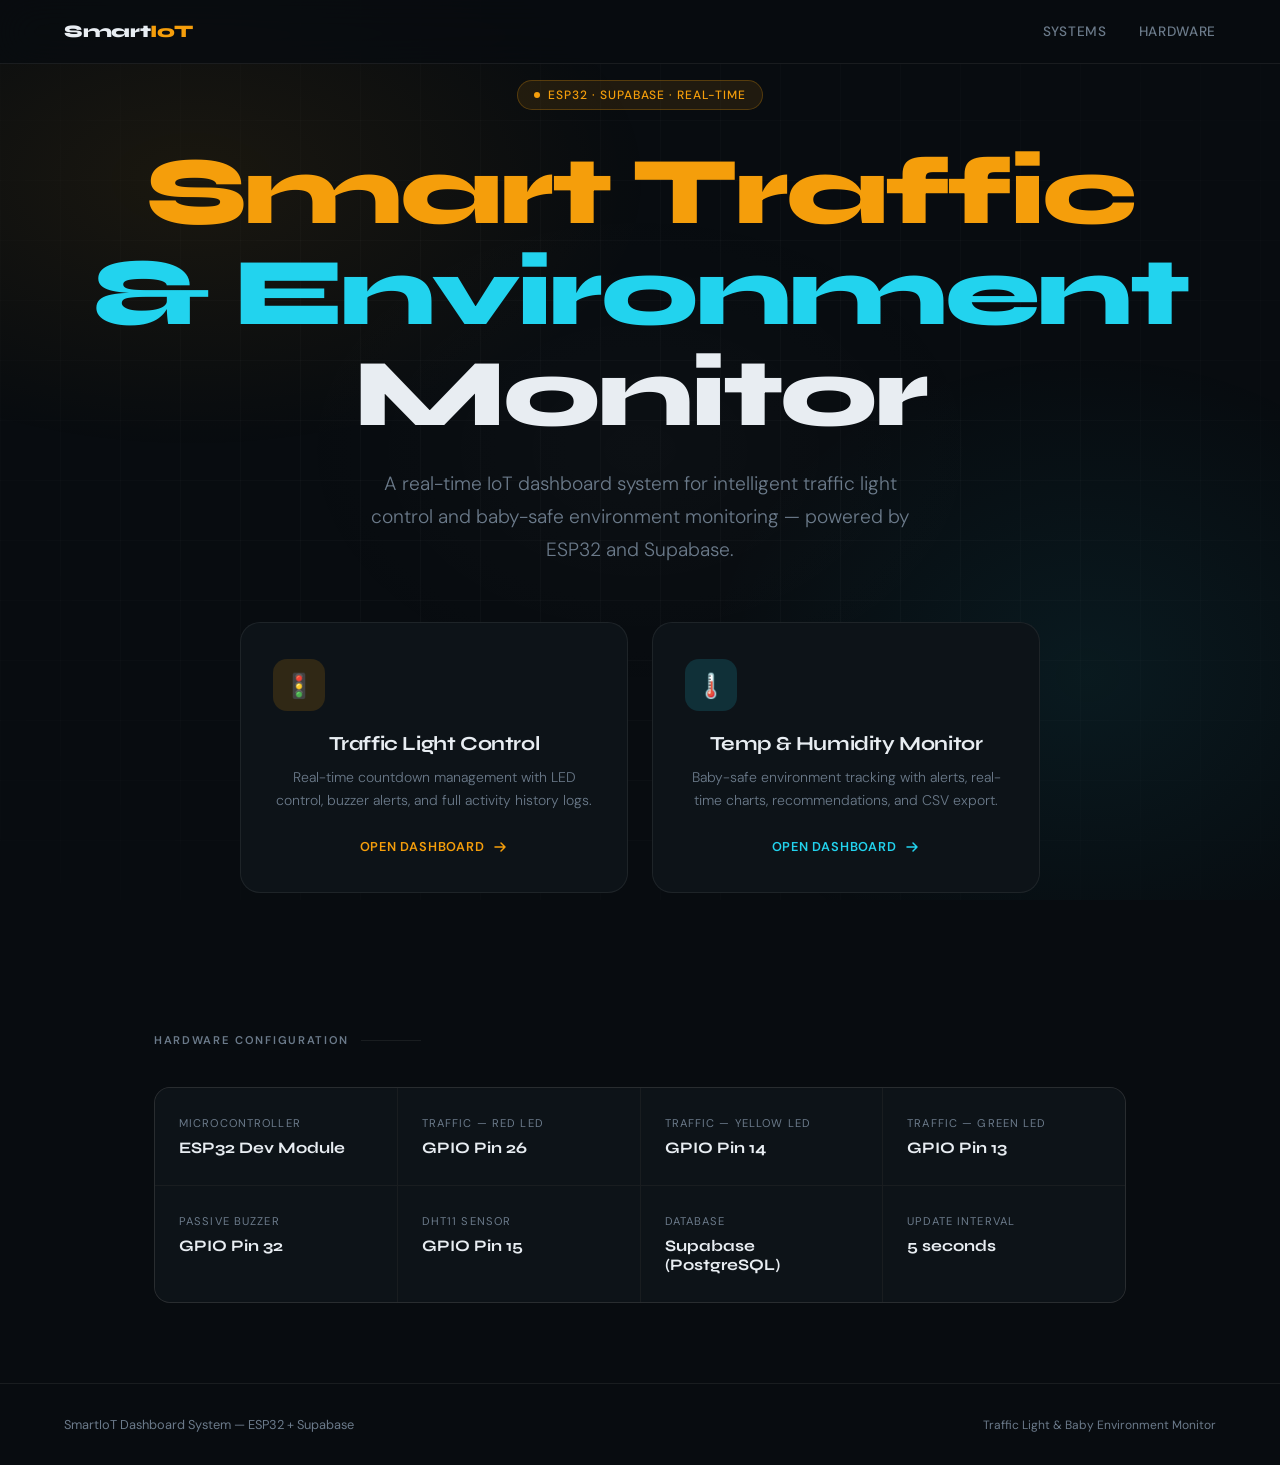
<file: index.html>
<!DOCTYPE html>
<html lang="en">

<head>
  <meta charset="UTF-8" />
  <meta name="viewport" content="width=device-width, initial-scale=1.0" />
  <title>SmartHome IoT — Dashboard Hub</title>
  <link rel="preconnect" href="https://fonts.googleapis.com">
  <link
    href="https://fonts.googleapis.com/css2?family=Syne:wght@400;600;700;800&family=DM+Sans:ital,wght@0,300;0,400;0,500;1,300&display=swap"
    rel="stylesheet">
  <style>
    :root {
      --bg: #080c10;
      --surface: #0d1318;
      --border: rgba(255, 255, 255, 0.07);
      --text: #e8edf2;
      --muted: #6b7a8a;
      --accent-tl: #f59e0b;
      --accent-th: #22d3ee;
      --glow-tl: rgba(245, 158, 11, 0.25);
      --glow-th: rgba(34, 211, 238, 0.25);
    }

    *,
    *::before,
    *::after {
      box-sizing: border-box;
      margin: 0;
      padding: 0;
    }

    html {
      scroll-behavior: smooth;
    }

    body {
      background: var(--bg);
      color: var(--text);
      font-family: 'DM Sans', sans-serif;
      min-height: 100vh;
      overflow-x: hidden;
    }

    /* === BACKGROUND MESH === */
    .bg-mesh {
      position: fixed;
      inset: 0;
      z-index: 0;
      pointer-events: none;
      background:
        radial-gradient(ellipse 60% 50% at 15% 20%, rgba(245, 158, 11, 0.08) 0%, transparent 60%),
        radial-gradient(ellipse 50% 60% at 85% 75%, rgba(34, 211, 238, 0.07) 0%, transparent 60%),
        radial-gradient(ellipse 40% 40% at 50% 50%, rgba(255, 255, 255, 0.02) 0%, transparent 70%);
    }

    .bg-grid {
      position: fixed;
      inset: 0;
      z-index: 0;
      pointer-events: none;
      background-image:
        linear-gradient(rgba(255, 255, 255, 0.025) 1px, transparent 1px),
        linear-gradient(90deg, rgba(255, 255, 255, 0.025) 1px, transparent 1px);
      background-size: 60px 60px;
      mask-image: radial-gradient(ellipse 80% 80% at 50% 50%, black 30%, transparent 100%);
    }

    /* === NAV === */
    nav {
      position: fixed;
      top: 0;
      left: 0;
      right: 0;
      z-index: 100;
      display: flex;
      align-items: center;
      justify-content: space-between;
      padding: 0 clamp(20px, 5vw, 80px);
      height: 64px;
      background: rgba(8, 12, 16, 0.8);
      backdrop-filter: blur(20px);
      border-bottom: 1px solid var(--border);
    }

    .nav-logo {
      font-family: 'Syne', sans-serif;
      font-weight: 800;
      font-size: 1.1rem;
      letter-spacing: -0.02em;
      color: var(--text);
    }

    .nav-logo span {
      color: var(--accent-tl);
    }

    .nav-links {
      display: flex;
      gap: 32px;
    }

    .nav-links a {
      font-size: 0.85rem;
      font-weight: 500;
      color: var(--muted);
      text-decoration: none;
      transition: color 0.2s;
      letter-spacing: 0.05em;
      text-transform: uppercase;
    }

    .nav-links a:hover {
      color: var(--text);
    }

    /* === HERO === */
    .hero {
      position: relative;
      z-index: 1;
      min-height: 100vh;
      display: flex;
      flex-direction: column;
      align-items: center;
      justify-content: center;
      padding: 80px clamp(20px, 5vw, 80px) 60px;
      text-align: center;
    }

    .hero-badge {
      display: inline-flex;
      align-items: center;
      gap: 8px;
      background: rgba(245, 158, 11, 0.1);
      border: 1px solid rgba(245, 158, 11, 0.25);
      border-radius: 100px;
      padding: 6px 16px;
      font-size: 0.75rem;
      font-weight: 500;
      color: var(--accent-tl);
      letter-spacing: 0.08em;
      text-transform: uppercase;
      margin-bottom: 32px;
      animation: fadeUp 0.8s ease both;
    }

    .hero-badge::before {
      content: '';
      width: 6px;
      height: 6px;
      background: var(--accent-tl);
      border-radius: 50%;
      animation: pulse 2s infinite;
    }

    @keyframes pulse {

      0%,
      100% {
        opacity: 1;
        transform: scale(1);
      }

      50% {
        opacity: 0.5;
        transform: scale(0.8);
      }
    }

    .hero h1 {
      font-family: 'Syne', sans-serif;
      font-size: clamp(2.5rem, 8vw, 6rem);
      font-weight: 800;
      line-height: 1.05;
      letter-spacing: -0.03em;
      margin-bottom: 24px;
      animation: fadeUp 0.8s 0.1s ease both;
    }

    .hero h1 .line-tl {
      color: var(--accent-tl);
    }

    .hero h1 .line-th {
      color: var(--accent-th);
    }

    .hero p {
      font-size: clamp(1rem, 2vw, 1.2rem);
      font-weight: 300;
      color: var(--muted);
      max-width: 560px;
      line-height: 1.7;
      margin-bottom: 56px;
      animation: fadeUp 0.8s 0.2s ease both;
    }

    /* === CARDS === */
    .cards {
      display: grid;
      grid-template-columns: repeat(auto-fit, minmax(300px, 1fr));
      gap: 24px;
      width: 100%;
      max-width: 800px;
      animation: fadeUp 0.8s 0.3s ease both;
    }

    .card {
      position: relative;
      background: var(--surface);
      border: 1px solid var(--border);
      border-radius: 20px;
      padding: 36px 32px;
      text-decoration: none;
      color: inherit;
      cursor: pointer;
      transition: transform 0.3s ease, border-color 0.3s ease, box-shadow 0.3s ease;
      overflow: hidden;
      display: block;
    }

    .card::before {
      content: '';
      position: absolute;
      inset: 0;
      border-radius: 20px;
      opacity: 0;
      transition: opacity 0.3s;
    }

    .card-tl::before {
      background: radial-gradient(ellipse 80% 60% at 50% 0%, var(--glow-tl), transparent 70%);
    }

    .card-th::before {
      background: radial-gradient(ellipse 80% 60% at 50% 0%, var(--glow-th), transparent 70%);
    }

    .card:hover {
      transform: translateY(-6px);
    }

    .card:hover::before {
      opacity: 1;
    }

    .card-tl:hover {
      border-color: rgba(245, 158, 11, 0.4);
      box-shadow: 0 20px 60px rgba(245, 158, 11, 0.1);
    }

    .card-th:hover {
      border-color: rgba(34, 211, 238, 0.4);
      box-shadow: 0 20px 60px rgba(34, 211, 238, 0.1);
    }

    .card-icon {
      width: 52px;
      height: 52px;
      border-radius: 14px;
      display: flex;
      align-items: center;
      justify-content: center;
      font-size: 1.5rem;
      margin-bottom: 20px;
    }

    .card-tl .card-icon {
      background: rgba(245, 158, 11, 0.15);
    }

    .card-th .card-icon {
      background: rgba(34, 211, 238, 0.15);
    }

    .card h2 {
      font-family: 'Syne', sans-serif;
      font-size: 1.25rem;
      font-weight: 700;
      letter-spacing: -0.02em;
      margin-bottom: 10px;
    }

    .card p {
      font-size: 0.875rem;
      font-weight: 300;
      color: var(--muted);
      line-height: 1.6;
      margin-bottom: 24px;
    }

    .card-cta {
      display: inline-flex;
      align-items: center;
      gap: 8px;
      font-size: 0.8rem;
      font-weight: 600;
      letter-spacing: 0.06em;
      text-transform: uppercase;
    }

    .card-tl .card-cta {
      color: var(--accent-tl);
    }

    .card-th .card-cta {
      color: var(--accent-th);
    }

    .card-cta svg {
      transition: transform 0.2s;
    }

    .card:hover .card-cta svg {
      transform: translateX(4px);
    }

    /* === SPECS === */
    .specs {
      position: relative;
      z-index: 1;
      padding: 80px clamp(20px, 5vw, 80px);
      max-width: 1100px;
      margin: 0 auto;
    }

    .section-label {
      font-size: 0.7rem;
      font-weight: 600;
      letter-spacing: 0.15em;
      text-transform: uppercase;
      color: var(--muted);
      margin-bottom: 40px;
      display: flex;
      align-items: center;
      gap: 12px;
    }

    .section-label::after {
      content: '';
      flex: 1;
      max-width: 60px;
      height: 1px;
      background: var(--border);
    }

    .specs-grid {
      display: grid;
      grid-template-columns: repeat(auto-fit, minmax(200px, 1fr));
      gap: 1px;
      background: var(--border);
      border: 1px solid var(--border);
      border-radius: 16px;
      overflow: hidden;
    }

    .spec-item {
      background: var(--surface);
      padding: 28px 24px;
    }

    .spec-label {
      font-size: 0.7rem;
      letter-spacing: 0.1em;
      text-transform: uppercase;
      color: var(--muted);
      margin-bottom: 8px;
    }

    .spec-value {
      font-family: 'Syne', sans-serif;
      font-size: 1rem;
      font-weight: 700;
      color: var(--text);
    }

    /* === FOOTER === */
    footer {
      position: relative;
      z-index: 1;
      border-top: 1px solid var(--border);
      padding: 32px clamp(20px, 5vw, 80px);
      display: flex;
      align-items: center;
      justify-content: space-between;
      flex-wrap: wrap;
      gap: 16px;
    }

    footer p {
      font-size: 0.8rem;
      color: var(--muted);
    }

    @keyframes fadeUp {
      from {
        opacity: 0;
        transform: translateY(24px);
      }

      to {
        opacity: 1;
        transform: translateY(0);
      }
    }

    @media (max-width: 600px) {
      .nav-links {
        display: none;
      }

      .cards {
        grid-template-columns: 1fr;
      }
    }
  </style>
</head>

<body>
  <div class="bg-mesh"></div>
  <div class="bg-grid"></div>

  <nav>
    <div class="nav-logo">Smart<span>IoT</span></div>
    <div class="nav-links">
      <a href="#systems">Systems</a>
      <a href="#specs">Hardware</a>
    </div>
  </nav>

  <section class="hero">
    <div class="hero-badge">ESP32 · Supabase · Real-Time</div>
    <h1>
      <span class="line-tl">Smart Traffic</span><br>
      <span class="line-th">& Environment</span><br>
      Monitor
    </h1>
    <p>A real-time IoT dashboard system for intelligent traffic light control and baby-safe environment monitoring —
      powered by ESP32 and Supabase.</p>

    <div class="cards" id="systems">
      <a class="card card-tl" href="traffic.html">
        <div class="card-icon">🚦</div>
        <h2>Traffic Light Control</h2>
        <p>Real-time countdown management with LED control, buzzer alerts, and full activity history logs.</p>
        <div class="card-cta">
          Open Dashboard
          <svg width="16" height="16" viewBox="0 0 16 16" fill="none">
            <path d="M3 8h10M9 4l4 4-4 4" stroke="currentColor" stroke-width="1.5" stroke-linecap="round"
              stroke-linejoin="round" />
          </svg>
        </div>
      </a>
      <a class="card card-th" href="temperature.html">
        <div class="card-icon">🌡️</div>
        <h2>Temp & Humidity Monitor</h2>
        <p>Baby-safe environment tracking with alerts, real-time charts, recommendations, and CSV export.</p>
        <div class="card-cta">
          Open Dashboard
          <svg width="16" height="16" viewBox="0 0 16 16" fill="none">
            <path d="M3 8h10M9 4l4 4-4 4" stroke="currentColor" stroke-width="1.5" stroke-linecap="round"
              stroke-linejoin="round" />
          </svg>
        </div>
      </a>
    </div>
  </section>

  <section class="specs" id="specs">
    <div class="section-label">Hardware Configuration</div>
    <div class="specs-grid">
      <div class="spec-item">
        <div class="spec-label">Microcontroller</div>
        <div class="spec-value">ESP32 Dev Module</div>
      </div>
      <div class="spec-item">
        <div class="spec-label">Traffic — Red LED</div>
        <div class="spec-value">GPIO Pin 26</div>
      </div>
      <div class="spec-item">
        <div class="spec-label">Traffic — Yellow LED</div>
        <div class="spec-value">GPIO Pin 14</div>
      </div>
      <div class="spec-item">
        <div class="spec-label">Traffic — Green LED</div>
        <div class="spec-value">GPIO Pin 13</div>
      </div>
      <div class="spec-item">
        <div class="spec-label">Passive Buzzer</div>
        <div class="spec-value">GPIO Pin 32</div>
      </div>
      <div class="spec-item">
        <div class="spec-label">DHT11 Sensor</div>
        <div class="spec-value">GPIO Pin 15</div>
      </div>
      <div class="spec-item">
        <div class="spec-label">Database</div>
        <div class="spec-value">Supabase (PostgreSQL)</div>
      </div>
      <div class="spec-item">
        <div class="spec-label">Update Interval</div>
        <div class="spec-value">5 seconds</div>
      </div>
    </div>
  </section>

  <footer>
    <p>SmartIoT Dashboard System — ESP32 + Supabase</p>
    <p style="color: var(--muted); font-size:0.75rem;">Traffic Light &amp; Baby Environment Monitor</p>
  </footer>
</body>

</html>
</file>
